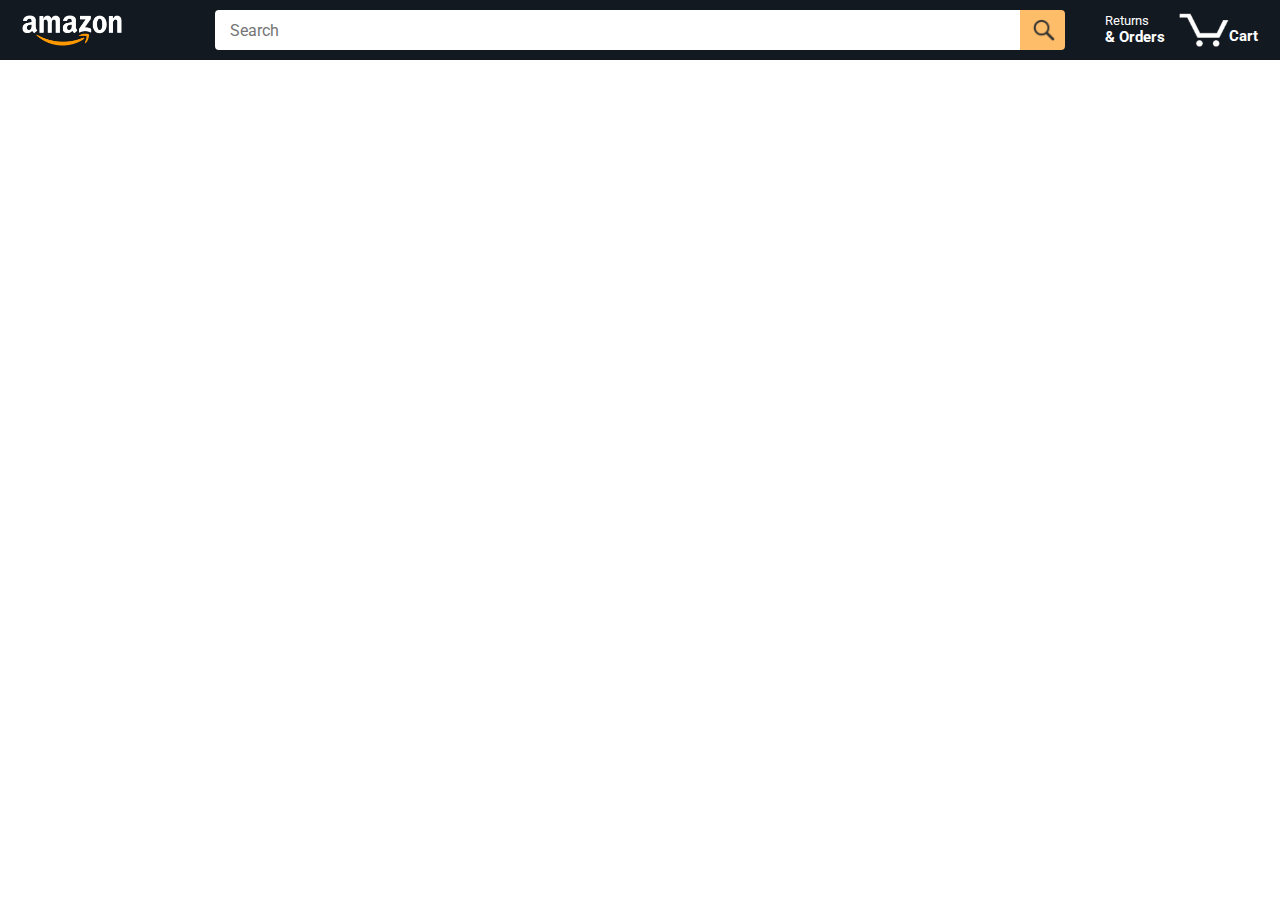
<file: index.html>
<!DOCTYPE html>
<html>
  <head>
    <title>Amazon Project</title>

    <!-- This code is needed for responsive design to work.
      (Responsive design = make the website look good on
      smaller screen sizes like a phone or a tablet). -->
    <meta name="viewport" content="width=device-width, initial-scale=1">

    <!-- Load a font called Roboto from Google Fonts. -->
    <link rel="preconnect" href="https://fonts.googleapis.com">
    <link rel="preconnect" href="https://fonts.gstatic.com" crossorigin>
    <link href="https://fonts.googleapis.com/css2?family=Roboto:wght@400;500;700&display=swap" rel="stylesheet">

    <!-- Here are the CSS files for this page. -->
    <link rel="stylesheet" href="styles/shared/general.css">
    <link rel="stylesheet" href="styles/shared/amazon-header.css">
    <link rel="stylesheet" href="styles/pages/amazon.css">
  </head>
  <body>
    <div class="amazon-header">
      <div class="amazon-header-left-section">
        <a href="index.html" class="header-link">
          <img class="amazon-logo"
            src="images/amazon-logo-white.png">
          <img class="amazon-mobile-logo"
            src="images/amazon-mobile-logo-white.png">
        </a>
      </div>

      <div class="amazon-header-middle-section">
        <input class="js-search-bar search-bar" type="text" placeholder="Search">

        <button class="js-search-button search-button">
          <img class="search-icon" src="images/icons/search-icon.png">
        </button>
      </div>

      <div class="amazon-header-right-section">
        <a class="orders-link header-link" href="orders.html">
          <span class="returns-text">Returns</span>
          <span class="orders-text">& Orders</span>
        </a>

        <a class="cart-link header-link" href="checkout.html">
          <img class="cart-icon" src="images/icons/cart-icon.png">
          <div class="js-cart-quantity cart-quantity"></div>
          <div class="cart-text">Cart</div>
        </a>
      </div>
    </div>
    
    <div class="main">
      <div class="js-products-grid products-grid"></div>
    </div>
    
    <!-- type="module" allows this file to get variables from other files -->
    <script type="module" src="scripts/amazon.js"></script>
  </body>
</html>
</file>
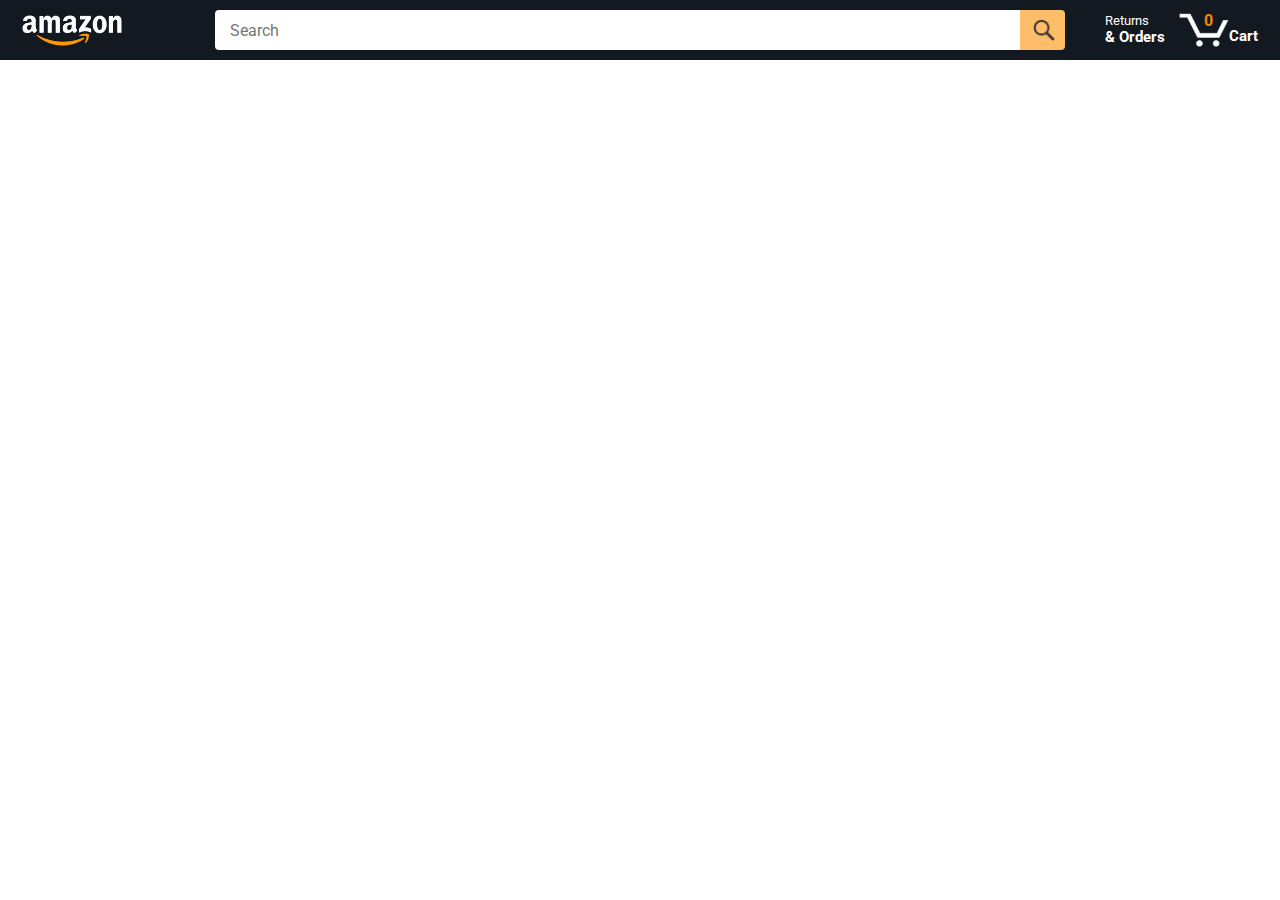
<file: amazon.html>
<!DOCTYPE html>
<html>
  <head>
    <title>Amazon Project</title>

    <!-- This code is needed for responsive design to work.
      (Responsive design = make the website look good on
      smaller screen sizes like a phone or a tablet). -->
    <meta name="viewport" content="width=device-width, initial-scale=1">

    <!-- Load a font called Roboto from Google Fonts. -->
    <link rel="preconnect" href="https://fonts.googleapis.com">
    <link rel="preconnect" href="https://fonts.gstatic.com" crossorigin>
    <link href="https://fonts.googleapis.com/css2?family=Roboto:wght@400;500;700&display=swap" rel="stylesheet">

    <!-- Here are the CSS files for this page. -->
    <link rel="stylesheet" href="styles/shared/general.css">
    <link rel="stylesheet" href="styles/shared/amazon-header.css">
    <link rel="stylesheet" href="styles/pages/amazon.css">
  </head>
  <body>
    <div class="amazon-header">
      <div class="amazon-header-left-section">
        <a href="amazon.html" class="header-link">
          <img class="amazon-logo"
            src="images/amazon-logo-white.png">
          <img class="amazon-mobile-logo"
            src="images/amazon-mobile-logo-white.png">
        </a>
      </div>

      <div class="amazon-header-middle-section">
        <input class="search-bar" type="text" placeholder="Search">

        <button class="search-button">
          <img class="search-icon" src="images/icons/search-icon.png">
        </button>
      </div>

      <div class="amazon-header-right-section">
        <a class="orders-link header-link" href="orders.html">
          <span class="returns-text">Returns</span>
          <span class="orders-text">& Orders</span>
        </a>

        <a class="cart-link header-link" href="checkout.html">
          <img class="cart-icon" src="images/icons/cart-icon.png">
          <div class="js-cart-quantity cart-quantity">0</div>
          <div class="cart-text">Cart</div>
        </a>
      </div>
    </div>
    
    <div class="main">
      <div class="js-products-grid products-grid"></div>
    </div>
    
    <!-- type="module" allows this file to get variables from other files -->
    <script type="module" src="scripts/amazon.js"></script>
  </body>
</html>
</file>
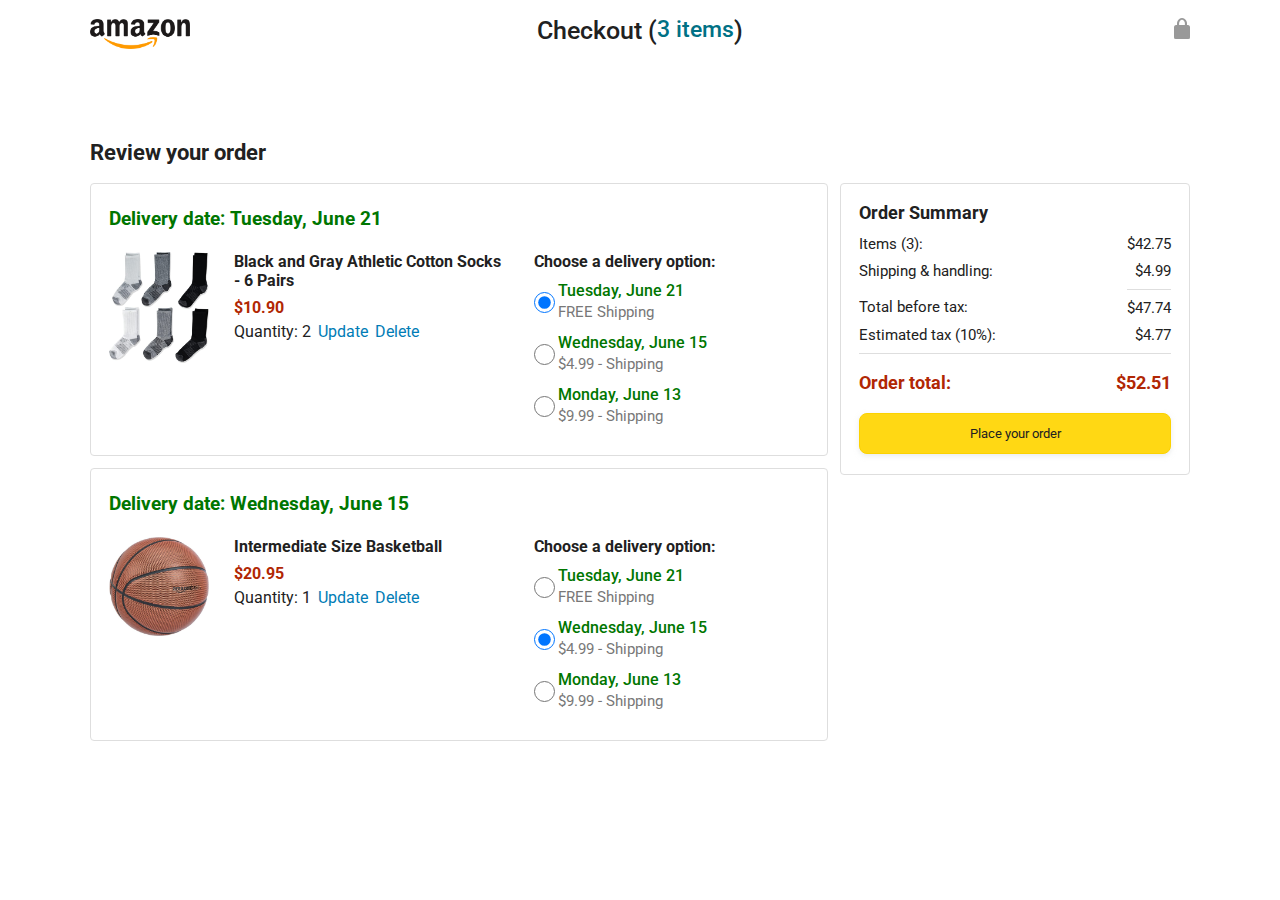
<file: checkout.html>
<!DOCTYPE html>
<html>
  <head>
    <title>Checkout</title>

    <!-- This code is needed for responsive design to work.
      (Responsive design = make the website look good on
      smaller screen sizes like a phone or a tablet). -->
    <meta name="viewport" content="width=device-width, initial-scale=1">

    <!-- Load a font called Roboto from Google Fonts. -->
    <link rel="preconnect" href="https://fonts.googleapis.com">
    <link rel="preconnect" href="https://fonts.gstatic.com" crossorigin>
    <link href="https://fonts.googleapis.com/css2?family=Roboto:wght@400;500;700&display=swap" rel="stylesheet">

    <!-- Here are the CSS files for this page. -->
    <link rel="stylesheet" href="styles/shared/general.css">
    <link rel="stylesheet" href="styles/pages/checkout/checkout-header.css">
    <link rel="stylesheet" href="styles/pages/checkout/checkout.css">
  </head>
  <body>
    <div class="checkout-header">
      <div class="header-content">
        <div class="checkout-header-left-section">
          <a href="amazon.html">
            <img class="amazon-logo" src="images/amazon-logo.png">
            <img class="amazon-mobile-logo" src="images/amazon-mobile-logo.png">
          </a>
        </div>

        <div class="checkout-header-middle-section">
          Checkout (<a class="return-to-home-link"
            href="amazon.html">3 items</a>)
        </div>

        <div class="checkout-header-right-section">
          <img src="images/icons/checkout-lock-icon.png">
        </div>
      </div>
    </div>

    <div class="main">
      <div class="page-title">Review your order</div>

      <div class="checkout-grid">
        <div class="order-summary">
          <div class="cart-item-container">
            <div class="delivery-date">
              Delivery date: Tuesday, June 21
            </div>

            <div class="cart-item-details-grid">
              <img class="product-image"
                src="images/products/athletic-cotton-socks-6-pairs.jpg">

              <div class="cart-item-details">
                <div class="product-name">
                  Black and Gray Athletic Cotton Socks - 6 Pairs
                </div>
                <div class="product-price">
                  $10.90
                </div>
                <div class="product-quantity">
                  <span>
                    Quantity: <span class="quantity-label">2</span>
                  </span>
                  <span class="update-quantity-link link-primary">
                    Update
                  </span>
                  <span class="delete-quantity-link link-primary">
                    Delete
                  </span>
                </div>
              </div>

              <div class="delivery-options">
                <div class="delivery-options-title">
                  Choose a delivery option:
                </div>
                <div class="delivery-option">
                  <input type="radio" checked
                    class="delivery-option-input"
                    name="delivery-option-1">
                  <div>
                    <div class="delivery-option-date">
                      Tuesday, June 21
                    </div>
                    <div class="delivery-option-price">
                      FREE Shipping
                    </div>
                  </div>
                </div>
                <div class="delivery-option">
                  <input type="radio"
                    class="delivery-option-input"
                    name="delivery-option-1">
                  <div>
                    <div class="delivery-option-date">
                      Wednesday, June 15
                    </div>
                    <div class="delivery-option-price">
                      $4.99 - Shipping
                    </div>
                  </div>
                </div>
                <div class="delivery-option">
                  <input type="radio"
                    class="delivery-option-input"
                    name="delivery-option-1">
                  <div>
                    <div class="delivery-option-date">
                      Monday, June 13
                    </div>
                    <div class="delivery-option-price">
                      $9.99 - Shipping
                    </div>
                  </div>
                </div>
              </div>
            </div>
          </div>

          <div class="cart-item-container">
            <div class="delivery-date">
              Delivery date: Wednesday, June 15
            </div>

            <div class="cart-item-details-grid">
              <img class="product-image"
                src="images/products/intermediate-composite-basketball.jpg">

              <div class="cart-item-details">
                <div class="product-name">
                  Intermediate Size Basketball
                </div>
                <div class="product-price">
                  $20.95
                </div>
                <div class="product-quantity">
                  <span>
                    Quantity: <span class="quantity-label">1</span>
                  </span>
                  <span class="update-quantity-link link-primary">
                    Update
                  </span>
                  <span class="delete-quantity-link link-primary">
                    Delete
                  </span>
                </div>
              </div>

              <div class="delivery-options">
                <div class="delivery-options-title">
                  Choose a delivery option:
                </div>

                <div class="delivery-option">
                  <input type="radio" class="delivery-option-input"
                    name="delivery-option-2">
                  <div>
                    <div class="delivery-option-date">
                      Tuesday, June 21
                    </div>
                    <div class="delivery-option-price">
                      FREE Shipping
                    </div>
                  </div>
                </div>
                <div class="delivery-option">
                  <input type="radio" checked class="delivery-option-input"
                    name="delivery-option-2">
                  <div>
                    <div class="delivery-option-date">
                      Wednesday, June 15
                    </div>
                    <div class="delivery-option-price">
                      $4.99 - Shipping
                    </div>
                  </div>
                </div>
                <div class="delivery-option">
                  <input type="radio" class="delivery-option-input"
                    name="delivery-option-2">
                  <div>
                    <div class="delivery-option-date">
                      Monday, June 13
                    </div>
                    <div class="delivery-option-price">
                      $9.99 - Shipping
                    </div>
                  </div>
                </div>
              </div>
            </div>
          </div>
        </div>

        <div class="payment-summary">
          <div class="payment-summary-title">
            Order Summary
          </div>

          <div class="payment-summary-row">
            <div>Items (3):</div>
            <div class="payment-summary-money">$42.75</div>
          </div>

          <div class="payment-summary-row">
            <div>Shipping &amp; handling:</div>
            <div class="payment-summary-money">$4.99</div>
          </div>

          <div class="payment-summary-row subtotal-row">
            <div>Total before tax:</div>
            <div class="payment-summary-money">$47.74</div>
          </div>

          <div class="payment-summary-row">
            <div>Estimated tax (10%):</div>
            <div class="payment-summary-money">$4.77</div>
          </div>

          <div class="payment-summary-row total-row">
            <div>Order total:</div>
            <div class="payment-summary-money">$52.51</div>
          </div>

          <button class="place-order-button button-primary">
            Place your order
          </button>
        </div>
      </div>
    </div>
  </body>
</html>
</file>
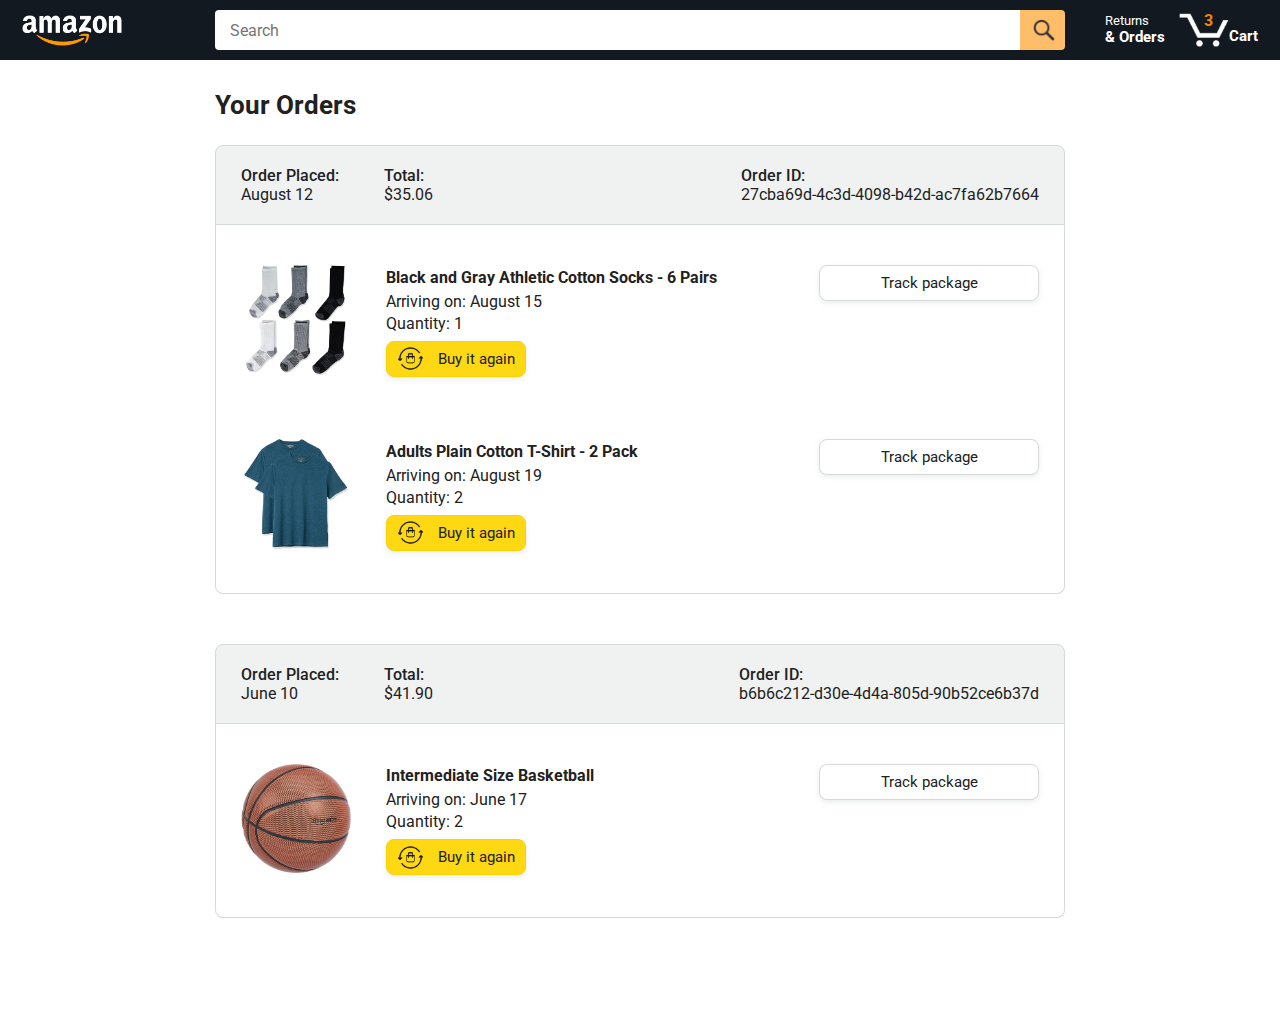
<file: orders.html>
<!DOCTYPE html>
<html>
  <head>
    <title>Orders</title>

    <!-- This code is needed for responsive design to work.
      (Responsive design = make the website look good on
      smaller screen sizes like a phone or a tablet). -->
    <meta name="viewport" content="width=device-width, initial-scale=1">

    <!-- Load a font called Roboto from Google Fonts. -->
    <link rel="preconnect" href="https://fonts.googleapis.com">
    <link rel="preconnect" href="https://fonts.gstatic.com" crossorigin>
    <link href="https://fonts.googleapis.com/css2?family=Roboto:wght@400;500;700&display=swap" rel="stylesheet">

    <!-- Here are the CSS files for this page. -->
    <link rel="stylesheet" href="styles/shared/general.css">
    <link rel="stylesheet" href="styles/shared/amazon-header.css">
    <link rel="stylesheet" href="styles/pages/orders.css">
  </head>
  <body>
    <div class="amazon-header">
      <div class="amazon-header-left-section">
        <a href="amazon.html" class="header-link">
          <img class="amazon-logo"
            src="images/amazon-logo-white.png">
          <img class="amazon-mobile-logo"
            src="images/amazon-mobile-logo-white.png">
        </a>
      </div>

      <div class="amazon-header-middle-section">
        <input class="search-bar" type="text" placeholder="Search">

        <button class="search-button">
          <img class="search-icon" src="images/icons/search-icon.png">
        </button>
      </div>

      <div class="amazon-header-right-section">
        <a class="orders-link header-link" href="orders.html">
          <span class="returns-text">Returns</span>
          <span class="orders-text">& Orders</span>
        </a>

        <a class="cart-link header-link" href="checkout.html">
          <img class="cart-icon" src="images/icons/cart-icon.png">
          <div class="cart-quantity">3</div>
          <div class="cart-text">Cart</div>
        </a>
      </div>
    </div>

    <div class="main">
      <div class="page-title">Your Orders</div>

      <div class="orders-grid">
        <div class="order-container">
          
          <div class="order-header">
            <div class="order-header-left-section">
              <div class="order-date">
                <div class="order-header-label">Order Placed:</div>
                <div>August 12</div>
              </div>
              <div class="order-total">
                <div class="order-header-label">Total:</div>
                <div>$35.06</div>
              </div>
            </div>

            <div class="order-header-right-section">
              <div class="order-header-label">Order ID:</div>
              <div>27cba69d-4c3d-4098-b42d-ac7fa62b7664</div>
            </div>
          </div>

          <div class="order-details-grid">
            <div class="product-image-container">
              <img src="images/products/athletic-cotton-socks-6-pairs.jpg">
            </div>

            <div class="product-details">
              <div class="product-name">
                Black and Gray Athletic Cotton Socks - 6 Pairs
              </div>
              <div class="product-delivery-date">
                Arriving on: August 15
              </div>
              <div class="product-quantity">
                Quantity: 1
              </div>
              <button class="buy-again-button button-primary">
                <img class="buy-again-icon" src="images/icons/buy-again.png">
                <span class="buy-again-message">Buy it again</span>
              </button>
            </div>

            <div class="product-actions">
              <a href="tracking.html">
                <button class="track-package-button button-secondary">
                  Track package
                </button>
              </a>
            </div>

            <div class="product-image-container">
              <img src="images/products/adults-plain-cotton-tshirt-2-pack-teal.jpg">
            </div>

            <div class="product-details">
              <div class="product-name">
                Adults Plain Cotton T-Shirt - 2 Pack
              </div>
              <div class="product-delivery-date">
                Arriving on: August 19
              </div>
              <div class="product-quantity">
                Quantity: 2
              </div>
              <button class="buy-again-button button-primary">
                <img class="buy-again-icon" src="images/icons/buy-again.png">
                <span class="buy-again-message">Buy it again</span>
              </button>
            </div>

            <div class="product-actions">
              <a href="tracking.html">
                <button class="track-package-button button-secondary">
                  Track package
                </button>
              </a>
            </div>
          </div>
        </div>

        <div class="order-container">

          <div class="order-header">
            <div class="order-header-left-section">
              <div class="order-date">
                <div class="order-header-label">Order Placed:</div>
                <div>June 10</div>
              </div>
              <div class="order-total">
                <div class="order-header-label">Total:</div>
                <div>$41.90</div>
              </div>
            </div>

            <div class="order-header-right-section">
              <div class="order-header-label">Order ID:</div>
              <div>b6b6c212-d30e-4d4a-805d-90b52ce6b37d</div>
            </div>
          </div>

          <div class="order-details-grid">
            <div class="product-image-container">
              <img src="images/products/intermediate-composite-basketball.jpg">
            </div>

            <div class="product-details">
              <div class="product-name">
                Intermediate Size Basketball
              </div>
              <div class="product-delivery-date">
                Arriving on: June 17
              </div>
              <div class="product-quantity">
                Quantity: 2
              </div>
              <button class="buy-again-button button-primary">
                <img class="buy-again-icon" src="images/icons/buy-again.png">
                <span class="buy-again-message">Buy it again</span>
              </button>
            </div>

            <div class="product-actions">
              <a href="tracking.html?orderId=123&productId=456">
                <button class="track-package-button button-secondary">
                  Track package
                </button>
              </a>
            </div>
          </div>
        </div>
      </div>
    </div>
  </body>
</html>
</file>
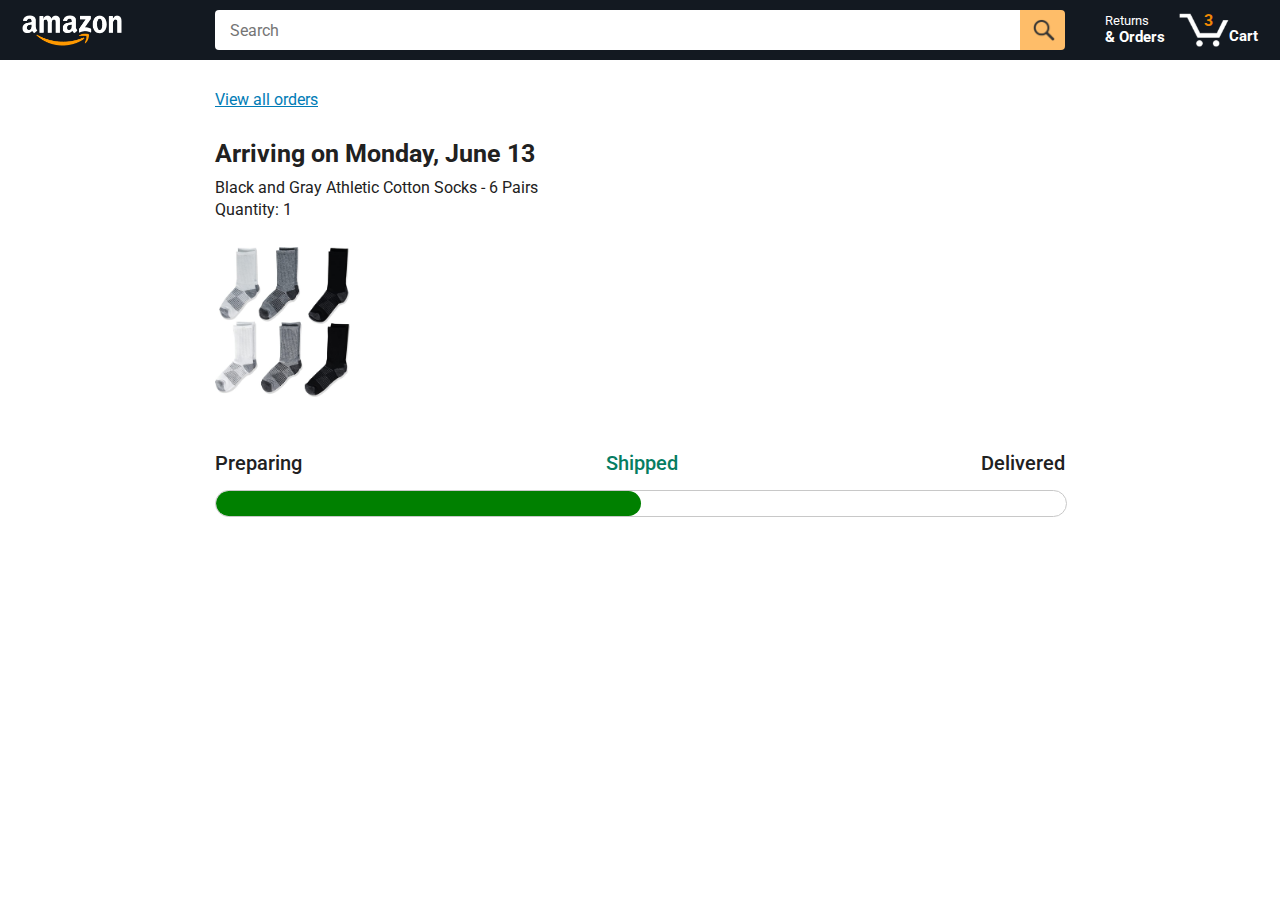
<file: tracking.html>
<!DOCTYPE html>
<html>
  <head>
    <title>Tracking</title>

    <!-- This code is needed for responsive design to work.
      (Responsive design = make the website look good on
      smaller screen sizes like a phone or a tablet). -->
    <meta name="viewport" content="width=device-width, initial-scale=1">

    <!-- Load a font called Roboto from Google Fonts. -->
    <link rel="preconnect" href="https://fonts.googleapis.com">
    <link rel="preconnect" href="https://fonts.gstatic.com" crossorigin>
    <link href="https://fonts.googleapis.com/css2?family=Roboto:wght@400;500;700&display=swap" rel="stylesheet">

    <!-- Here are the CSS files for this page. -->
    <link rel="stylesheet" href="styles/shared/general.css">
    <link rel="stylesheet" href="styles/shared/amazon-header.css">
    <link rel="stylesheet" href="styles/pages/tracking.css">
  </head>
  <body>
    <div class="amazon-header">
      <div class="amazon-header-left-section">
        <a href="amazon.html" class="header-link">
          <img class="amazon-logo"
            src="images/amazon-logo-white.png">
          <img class="amazon-mobile-logo"
            src="images/amazon-mobile-logo-white.png">
        </a>
      </div>

      <div class="amazon-header-middle-section">
        <input class="search-bar" type="text" placeholder="Search">

        <button class="search-button">
          <img class="search-icon" src="images/icons/search-icon.png">
        </button>
      </div>

      <div class="amazon-header-right-section">
        <a class="orders-link header-link" href="orders.html">
          <span class="returns-text">Returns</span>
          <span class="orders-text">& Orders</span>
        </a>

        <a class="cart-link header-link" href="checkout.html">
          <img class="cart-icon" src="images/icons/cart-icon.png">
          <div class="cart-quantity">3</div>
          <div class="cart-text">Cart</div>
        </a>
      </div>
    </div>

    <div class="main">
      <div class="order-tracking">
        <a class="back-to-orders-link link-primary" href="orders.html">
          View all orders
        </a>

        <div class="delivery-date">
          Arriving on Monday, June 13
        </div>

        <div class="product-info">
          Black and Gray Athletic Cotton Socks - 6 Pairs
        </div>

        <div class="product-info">
          Quantity: 1
        </div>

        <img class="product-image" src="images/products/athletic-cotton-socks-6-pairs.jpg">

        <div class="progress-labels-container">
          <div class="progress-label">
            Preparing
          </div>
          <div class="progress-label current-status">
            Shipped
          </div>
          <div class="progress-label">
            Delivered
          </div>
        </div>

        <div class="progress-bar-container">
          <div class="progress-bar"></div>
        </div>
      </div>
    </div>
  </body>
</html>
</file>
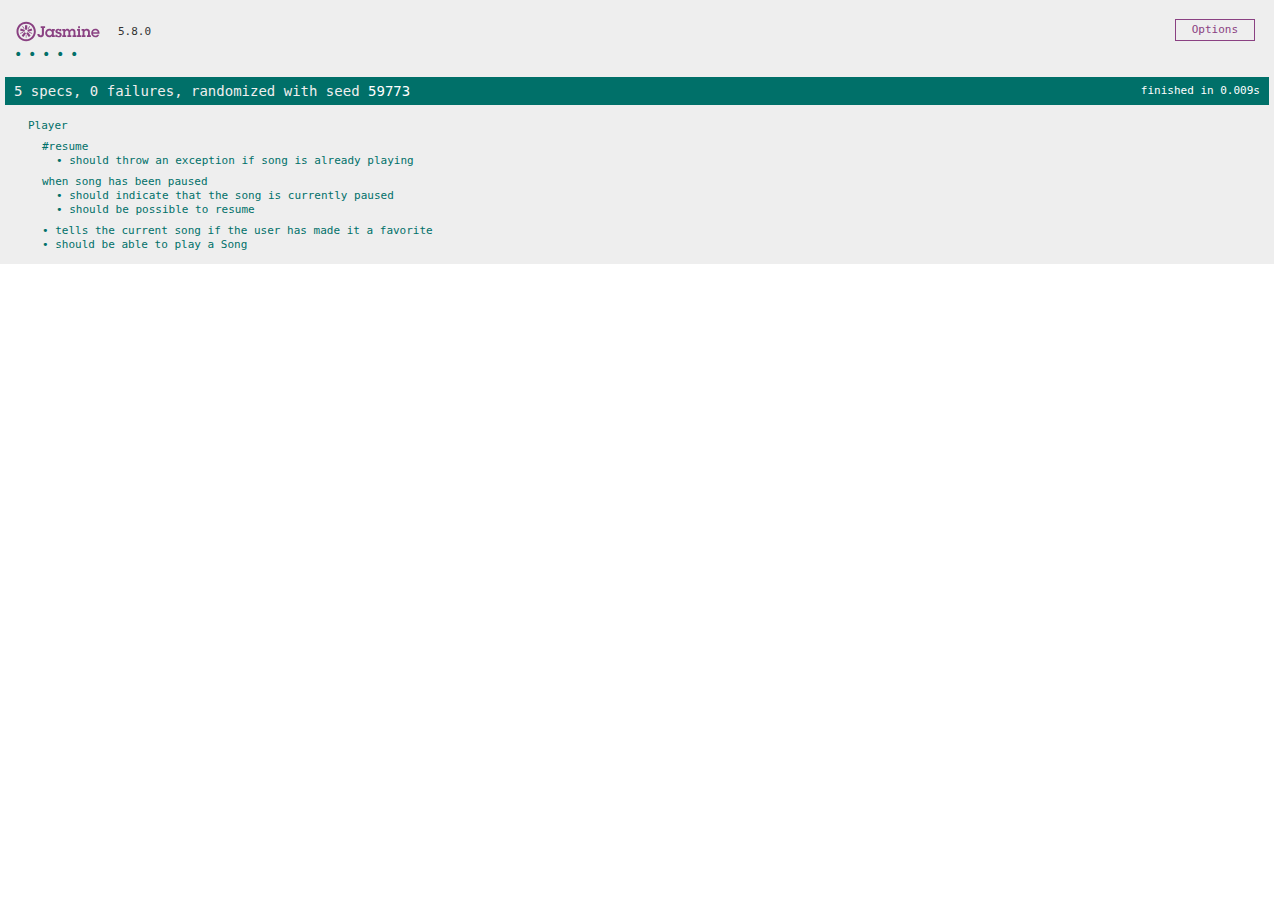
<file: tests-jasmine/SpecRunner.html>
<!DOCTYPE html>
<html>
<head>
  <meta charset="utf-8">
  <title>Jasmine Spec Runner v5.8.0</title>

  <link rel="shortcut icon" type="image/png" href="lib/jasmine-5.8.0/jasmine_favicon.png">
  <link rel="stylesheet" href="lib/jasmine-5.8.0/jasmine.css">

  <script src="lib/jasmine-5.8.0/jasmine.js"></script>
  <script src="lib/jasmine-5.8.0/jasmine-html.js"></script>
  <script src="lib/jasmine-5.8.0/boot0.js"></script>
  <!-- optional: include a file here that configures the Jasmine env -->
  <script src="lib/jasmine-5.8.0/boot1.js"></script>

  <!-- include source files here... -->
  <script src="src/Player.js"></script>
  <script src="src/Song.js"></script>

  <!-- include spec files here... -->
  <script src="spec/SpecHelper.js"></script>
  <script src="spec/PlayerSpec.js"></script>

</head>

<body>
</body>
</html>
</file>
<file: styles/shared/general.css>
body {
  font-family: Roboto, Arial;
  color: rgb(33, 33, 33);
  /* The <body> element has a default margin of 8px
     on all sides. This removes the default margins. */
  margin: 0;
}

/* <p> elements have a default margin on the top
   and bottom. This removes the default margins. */
p {
  margin: 0;
}

button {
  cursor: pointer;
}

select {
  cursor: pointer;
}

input, select, button {
  font-family: Roboto, Arial;
}

.button-primary {
  color: rgb(33, 33, 33);
  background-color: rgb(255, 216, 20);
  border: 1px solid rgb(252, 210, 0);
  border-radius: 8px;
  cursor: pointer;
  box-shadow: 0 2px 5px rgba(213, 217, 217, 0.5);
}

.button-primary:hover {
  background-color: rgb(247, 202, 0);
  border: 1px solid rgb(242, 194, 0);
}

.button-primary:active {
  background: rgb(255, 216, 20);
  border-color: rgb(252, 210, 0);
  box-shadow: none;
}

.button-secondary {
  color: rgb(33, 33, 33);
  background: white;
  border: 1px solid rgb(213, 217, 217);
  border-radius: 8px;
  cursor: pointer;
  box-shadow: 0 2px 5px rgba(213, 217, 217, 0.5);
}

.button-secondary:hover {
  background-color: rgb(247, 250, 250);
}

.button-secondary:active {
  background-color: rgb(237, 253, 255);
  box-shadow: none;
}

/* These styles will limit text to 2 lines. Anything
   beyond 2 lines will be replaced with "..."
   You can find this code by using an A.I. tool or by
   searching in Google.
   https://css-tricks.com/almanac/properties/l/line-clamp/ */
.limit-text-to-2-lines {
  display: -webkit-box;
  -webkit-line-clamp: 2;
  -webkit-box-orient: vertical;
  overflow: hidden;
}

.link-primary {
  color: rgb(1, 124, 182);
  cursor: pointer;
}

.link-primary:hover {
  color: rgb(196, 80, 0);
}

/* Styles for dropdown selectors. */
select {
  color: rgb(33, 33, 33);
  background-color: rgb(240, 240, 240);
  border: 1px solid rgb(213, 217, 217);
  border-radius: 8px;
  padding: 3px 5px;
  font-size: 15px;
  cursor: pointer;
  box-shadow: 0 2px 5px rgba(213, 217, 217, 0.5);
}

select:focus,
input:focus {
  outline: 2px solid rgb(255, 153, 0);
}
</file>
<file: styles/shared/amazon-header.css>
.amazon-header {
  background-color: rgb(19, 25, 33);
  color: white;
  padding-left: 15px;
  padding-right: 15px;

  display: flex;
  align-items: center;
  justify-content: space-between;

  position: fixed;
  top: 0;
  left: 0;
  right: 0;
  height: 60px;
}

.amazon-header-left-section {
  width: 180px;
}

@media (max-width: 800px) {
  .amazon-header-left-section {
    width: unset;
  }
}

.header-link {
  display: inline-block;
  padding: 6px;
  border-radius: 2px;
  cursor: pointer;
  text-decoration: none;
  border: 1px solid rgba(0, 0, 0, 0);
}

.header-link:hover {
  border: 1px solid white;
}

.amazon-logo {
  width: 100px;
  margin-top: 5px;
}

.amazon-mobile-logo {
  display: none;
}

@media (max-width: 575px) {
  .amazon-logo {
    display: none;
  }

  .amazon-mobile-logo {
    display: block;
    height: 35px;
    margin-top: 5px;
  }
}

.amazon-header-middle-section {
  flex: 1;
  max-width: 850px;
  margin-left: 10px;
  margin-right: 10px;
  display: flex;
}

.search-bar {
  flex: 1;
  width: 0;
  font-size: 16px;
  height: 38px;
  padding-left: 15px;
  border: none;
  border-top-left-radius: 4px;
  border-bottom-left-radius: 4px;
  border-top-right-radius: 0;
  border-bottom-right-radius: 0;
}

.search-button {
  background-color: rgb(254, 189, 105);
  border: none;
  width: 45px;
  height: 40px;
  border-top-right-radius: 4px;
  border-bottom-right-radius: 4px;
  flex-shrink: 0;
}

.search-icon {
  height: 22px;
  margin-left: 2px;
  margin-top: 3px;
}

.amazon-header-right-section {
  width: 180px;
  flex-shrink: 0;
  display: flex;
  justify-content: end;
}

.orders-link {
  color: white;
}

.returns-text {
  display: block;
  font-size: 13px;
}

.orders-text {
  display: block;
  font-size: 15px;
  font-weight: 700;
}

.cart-link {
  color: white;
  display: flex;
  align-items: center;
  position: relative;
}

.cart-icon {
  width: 50px;
}

.cart-text {
  margin-top: 12px;
  font-size: 15px;
  font-weight: 700;
}

.cart-quantity {
  color: rgb(240, 136, 4);
  font-size: 16px;
  font-weight: 700;

  position: absolute;
  top: 4px;
  left: 22px;
  
  width: 26px;
  text-align: center;
}
</file>
<file: styles/pages/amazon.css>
.main {
  margin-top: 60px;
}

.products-grid {
  display: grid;

  /* - In CSS Grid, 1fr means a column will take up the
       remaining space in the grid.
     - If we write 1fr 1fr ... 1fr; 8 times, this will
       divide the grid into 8 columns, each taking up an
       equal amount of the space.
     - repeat(8, 1fr); is a shortcut for repeating "1fr"
       8 times (instead of typing out "1fr" 8 times).
       repeat(...) is a special property that works with
       display: grid; */
  grid-template-columns: repeat(8, 1fr);
}

/* @media is used to create responsive design (making the
   website look good on any screen size). This @media
   means when the screen width is 2000px or less, we
   will divide the grid into 7 columns instead of 8. */
@media (max-width: 2000px) {
  .products-grid {
    grid-template-columns: repeat(7, 1fr);
  }
}

/* This @media means when the screen width is 1600px or
   less, we will divide the grid into 6 columns. */
@media (max-width: 1600px) {
  .products-grid {
    grid-template-columns: repeat(6, 1fr);
  }
}

@media (max-width: 1300px) {
  .products-grid {
    grid-template-columns: repeat(5, 1fr);
  }
}

@media (max-width: 1000px) {
  .products-grid {
    grid-template-columns: repeat(4, 1fr);
  }
}

@media (max-width: 800px) {
  .products-grid {
    grid-template-columns: repeat(3, 1fr);
  }
}

@media (max-width: 575px) {
  .products-grid {
    grid-template-columns: repeat(2, 1fr);
  }
}

@media (max-width: 450px) {
  .products-grid {
    grid-template-columns: 1fr;
  }
}

.product-container {
  padding-top: 40px;
  padding-bottom: 25px;
  padding-left: 25px;
  padding-right: 25px;

  border-right: 1px solid rgb(231, 231, 231);
  border-bottom: 1px solid rgb(231, 231, 231);

  display: flex;
  flex-direction: column;
}

.product-image-container {
  display: flex;
  justify-content: center;
  align-items: center;

  height: 180px;
  margin-bottom: 20px;
}

.product-image {
  /* Images will overflow their container by default. To
    prevent this, we set max-width and max-height to 100%
    so they stay inside their container. */
  max-width: 100%;
  max-height: 100%;
}

.product-name {
  height: 40px;
  margin-bottom: 5px;
}

.product-rating-container {
  display: flex;
  align-items: center;
  margin-bottom: 10px;
}

.product-rating-stars {
  width: 100px;
  margin-right: 6px;
}

.product-rating-count {
  color: rgb(1, 124, 182);
  cursor: pointer;
  margin-top: 3px;
}

.product-price {
  font-weight: 700;
  margin-bottom: 10px;
}

.product-quantity-container {
  margin-bottom: 17px;
}

.product-spacer {
  flex: 1;
}

.added-to-cart {
  color: rgb(6, 125, 98);
  font-size: 16px;

  display: flex;
  align-items: center;
  margin-bottom: 8px;

  /* At first, the "Added to cart" message will
     be invisible. Use JavaScript to change the
     opacity and make it visible. */
  opacity: 0;
}

.added-to-cart img {
  height: 20px;
  margin-right: 5px;
}

.add-to-cart-button {
  width: 100%;
  padding: 8px;
  border-radius: 50px;
}
</file>
<file: styles/pages/checkout/checkout-header.css>
.checkout-header {
  height: 60px;
  padding-left: 30px;
  padding-right: 30px;
  background-color: white;

  display: flex;
  justify-content: center;

  position: fixed;
  top: 0;
  left: 0;
  right: 0;
  z-index: 1000;
}

.header-content {
  width: 100%;
  max-width: 1100px;

  display: flex;
  align-items: center;
}

.checkout-header-left-section {
  width: 150px;
}

.amazon-logo {
  width: 100px;
  margin-top: 12px;
}

.amazon-mobile-logo {
  display: none;
}

/* @media is used to create responsive design (making the
   website look good on any screen size). This @media
   means when the screen width is 575px or less, different
   styles (inside the {...}) will be applied. */
@media (max-width: 575px) {
  .checkout-header-left-section {
    width: auto;
  }

  .amazon-logo {
    display: none;
  }

  .amazon-mobile-logo {
    display: inline-block;
    height: 35px;
    margin-top: 5px;
  }
}

.checkout-header-middle-section {
  flex: 1;
  flex-shrink: 0;
  text-align: center;

  font-size: 25px;
  font-weight: 500;

  display: flex;
  justify-content: center;
}

.return-to-home-link {
  color: rgb(0, 113, 133);
  font-size: 23px;
  text-decoration: none;
  cursor: pointer;
}

@media (max-width: 1000px) {
  .checkout-header-middle-section {
    font-size: 20px;
    margin-right: 60px;
  }

  .return-to-home-link {
    font-size: 18px;
  }
}

@media (max-width: 575px) {
  .checkout-header-middle-section {
    margin-right: 5px;
  }
}

.checkout-header-right-section {
  text-align: right;
  width: 150px;
}

@media (max-width: 1000px) {
  .checkout-header-right-section {
    width: auto;
  }
}
</file>
<file: styles/pages/checkout/checkout.css>
.main {
  max-width: 1100px;
  padding-left: 30px;
  padding-right: 30px;

  margin-top: 140px;
  margin-bottom: 100px;

  /* margin-left: auto;
     margin-right auto;
     Is a trick for centering an element horizontally
     without needing a container. */
  margin-left: auto;
  margin-right: auto;
}

.page-title {
  font-weight: 700;
  font-size: 22px;
  margin-bottom: 18px;
}

.checkout-grid {
  display: grid;
  /* Here, 1fr means the first column will take
     up the remaining space in the grid. */
  grid-template-columns: 1fr 350px;
  column-gap: 12px;

  /* Use align-items: start; to prevent the elements
     in the grid from stretching vertically. */
  align-items: start;
}

@media (max-width: 1000px) {
  .main {
    max-width: 500px;
  }

  .checkout-grid {
    grid-template-columns: 1fr;
  }
}

.cart-item-container,
.payment-summary {
  border: 1px solid rgb(222, 222, 222);
  border-radius: 4px;
  padding: 18px;
}

.cart-item-container {
  margin-bottom: 12px;
}

.payment-summary {
  padding-bottom: 5px;
}

@media (max-width: 1000px) {
  .payment-summary {
    /* grid-row: 1 means this element will be placed into row
      1 in the grid. (Normally, the row that an element is
      placed in is determined by the order of the elements in
      the HTML. grid-row overrides this default ordering). */
    grid-row: 1;
    margin-bottom: 12px;
  }
}

.delivery-date {
  color: rgb(0, 118, 0);
  font-weight: 700;
  font-size: 19px;
  margin-top: 5px;
  margin-bottom: 22px;
}

.cart-item-details-grid {
  display: grid;
  /* 100px 1fr 1fr; means the 2nd and 3rd column will
     take up half the remaining space in the grid
     (they will divide up the remaining space evenly). */
  grid-template-columns: 100px 1fr 1fr;
  column-gap: 25px;
}

@media (max-width: 1000px) {
  .cart-item-details-grid {
    grid-template-columns: 100px 1fr;
    row-gap: 30px;
  }
}

.product-image {
  max-width: 100%;
  max-height: 120px;

  /* margin-left: auto;
     margin-right auto;
     Is a trick for centering an element horizontally
     without needing a container. */
  margin-left: auto;
  margin-right: auto;
}

.product-name {
  font-weight: 700;
  margin-bottom: 8px;
}

.product-price {
  color: rgb(177, 39, 4);
  font-weight: 700;
  margin-bottom: 5px;
}

.product-quantity .link-primary {
  margin-left: 3px;
}

@media (max-width: 1000px) {
  .delivery-options {
    /* grid-column: 1 means this element will be placed
       in column 1 in the grid. (Normally, the column that
       an element is placed in is determined by the order
       of the elements in the HTML. grid-column overrides
       this default ordering).
       
       / span 2 means this element will take up 2 columns
       in the grid (Normally, each element takes up 1
       column in the grid). */
    grid-column: 1 / span 2;
  }
}

.delivery-options-title {
  font-weight: 700;
  margin-bottom: 10px;
}

.delivery-option {
  display: grid;
  grid-template-columns: 24px 1fr;
  margin-bottom: 12px;
  cursor: pointer;
}

.delivery-option-input {
  margin-left: 0px;
  cursor: pointer;
}

.delivery-option-date {
  color: rgb(0, 118, 0);
  font-weight: 500;
  margin-bottom: 3px;
}

.delivery-option-price {
  color: rgb(120, 120, 120);
  font-size: 15px;
}

.payment-summary-title {
  font-weight: 700;
  font-size: 18px;
  margin-bottom: 12px;
}

.payment-summary-row {
  display: grid;
  /* 1fr auto; means the width of the 2nd column will be
     determined by the elements inside the column (auto).
     The 1st column will take up the remaining space. */
  grid-template-columns: 1fr auto;

  font-size: 15px;
  margin-bottom: 9px;
}

.payment-summary-money {
  text-align: right;
}

.subtotal-row .payment-summary-money {
  border-top: 1px solid rgb(222, 222, 222);
}

.subtotal-row div {
  padding-top: 9px;
}

.total-row {
  color: rgb(177, 39, 4);
  font-weight: 700;
  font-size: 18px;

  border-top: 1px solid rgb(222, 222, 222);
  padding-top: 18px;
}

.place-order-button {
  width: 100%;
  padding-top: 12px;
  padding-bottom: 12px;
  border-radius: 8px;

  margin-top: 11px;
  margin-bottom: 15px;
}
</file>
<file: styles/pages/orders.css>
.main {
  max-width: 850px;
  margin-top: 90px;
  margin-bottom: 100px;
  padding-left: 20px;
  padding-right: 20px;

  /* margin-left: auto;
     margin-right auto;
     Is a trick for centering an element horizontally
     without needing a container. */
  margin-left: auto;
  margin-right: auto;
}

.page-title {
  font-weight: 700;
  font-size: 26px;
  margin-bottom: 25px;
}

.orders-grid {
  display: grid;
  grid-template-columns: 1fr;
  row-gap: 50px;
}

.order-header {
  background-color: rgb(240, 242, 242);
  border: 1px solid rgb(213, 217, 217);

  display: flex;
  align-items: center;
  justify-content: space-between;

  padding: 20px 25px;
  border-top-left-radius: 8px;
  border-top-right-radius: 8px;
}

.order-header-left-section {
  display: flex;
  flex-shrink: 0;
}

.order-header-label {
  font-weight: 500;
}

.order-date,
.order-total {
  margin-right: 45px;
}

.order-header-right-section {
  flex-shrink: 1;
}

@media (max-width: 575px) {
  .order-header {
    flex-direction: column;
    align-items: start;
    line-height: 23px;
    padding: 15px;
  }

  .order-header-left-section {
    flex-direction: column;
  }

  .order-header-label {
    margin-right: 5px;
  }

  .order-date,
  .order-total {
    display: grid;
    grid-template-columns: auto 1fr;
    margin-right: 0;
  }

  .order-header-right-section {
    display: grid;
    grid-template-columns: auto 1fr;
  }
}

.order-details-grid {
  padding: 40px 25px;
  border: 1px solid rgb(213, 217, 217);
  border-top: none;
  border-bottom-left-radius: 8px;
  border-bottom-right-radius: 8px;

  display: grid;
  grid-template-columns: 110px 1fr 220px;
  column-gap: 35px;
  row-gap: 60px;
  align-items: center;
}

@media (max-width: 800px) {
  .order-details-grid {
    grid-template-columns: 110px 1fr;
    row-gap: 0;
    padding-bottom: 8px;
  }
}

@media (max-width: 450px) {
  .order-details-grid {
    grid-template-columns: 1fr;
  }
}

.product-image-container {
  text-align: center;
}

.product-image-container img {
  max-width: 110px;
  max-height: 110px;
}

.product-name {
  font-weight: 700;
  margin-bottom: 5px;
}

.product-delivery-date {
  margin-bottom: 3px;
}

.product-quantity {
  margin-bottom: 8px;
}

.buy-again-button {
  font-size: 15px;
  width: 140px;
  height: 36px;
  border-radius: 8px;

  display: flex;
  align-items: center;
  justify-content: center;
}

.buy-again-icon {
  width: 25px;
  margin-right: 15px;
}

.product-actions {
  align-self: start;
}

.track-package-button {
  width: 100%;
  font-size: 15px;
  padding: 8px;
}

@media (max-width: 800px) {
  .buy-again-button {
    margin-bottom: 10px;
  }

  .product-actions {
    /* grid-column: 2 means this element will be placed
       in column 2 in the grid. (Normally, the column that
       an element is placed in is determined by the order
       of the elements in the HTML. grid-column overrides
       this default ordering). */
    grid-column: 2;
    margin-bottom: 30px;
  }

  .track-package-button {
    width: 140px;
  }
}

@media (max-width: 450px) {
  .product-image-container {
    text-align: center;
    margin-bottom: 25px;
  }

  .product-image-container img {
    max-width: 150px;
    max-height: 150px;
  }

  .product-name {
    margin-bottom: 10px;
  }

  .product-quantity {
    margin-bottom: 15px;
  }

  .buy-again-button {
    width: 100%;
    margin-bottom: 15px;
  }

  .product-actions {
    /* grid-column: auto; undos grid-column: 2; from above.
       This element will now be placed in its normal column
       in the grid. */
    grid-column: auto;
    margin-bottom: 70px;
  }

  .track-package-button {
    width: 100%;
    padding: 12px;
  }
}
</file>
<file: styles/pages/tracking.css>
.main {
  max-width: 850px;
  margin-top: 90px;
  margin-bottom: 100px;
  padding-left: 30px;
  padding-right: 30px;

  /* margin-left: auto;
     margin-right auto;
     Is a trick for centering an element horizontally
     without needing a container. */
  margin-left: auto;
  margin-right: auto;
}

.back-to-orders-link {
  display: inline-block;
  margin-bottom: 30px;
}

.delivery-date {
  font-size: 25px;
  font-weight: 700;
  margin-bottom: 10px;
}

.product-info {
  margin-bottom: 3px;
}

.product-image {
  max-width: 150px;
  max-height: 150px;
  margin-top: 25px;
  margin-bottom: 50px;
}

.progress-labels-container {
  display: flex;
  justify-content: space-between;
  font-size: 20px;
  font-weight: 500;
  margin-bottom: 15px;
}

.current-status {
  color: rgb(6, 125, 98);
}

@media (max-width: 575px) {
  .progress-labels-container {
    font-size: 16px;
  }
}

@media (max-width: 450px) {
  .progress-labels-container {
    flex-direction: column;
    margin-bottom: 5px;
  }

  .progress-label {
    margin-bottom: 3px;
  }
}

.progress-bar-container {
  height: 25px;
  width: 100%;

  border: 1px solid rgb(200, 200, 200);
  border-radius: 50px;
  overflow: hidden;
}

.progress-bar {
  height: 100%;
  background-color: green;
  border-radius: 50px;
  width: 50%;
}
</file>
<file: tests-jasmine/lib/jasmine-5.8.0/jasmine.css>
@charset "UTF-8";
body {
  overflow-y: scroll;
}

.jasmine_html-reporter {
  width: 100%;
  background-color: #eee;
  padding: 5px;
  margin: -8px;
  font-size: 11px;
  font-family: Monaco, "Lucida Console", monospace;
  line-height: 14px;
  color: #333;
}
.jasmine_html-reporter a {
  text-decoration: none;
}
.jasmine_html-reporter a:hover {
  text-decoration: underline;
}
.jasmine_html-reporter p, .jasmine_html-reporter h1, .jasmine_html-reporter h2, .jasmine_html-reporter h3, .jasmine_html-reporter h4, .jasmine_html-reporter h5, .jasmine_html-reporter h6 {
  margin: 0;
  line-height: 14px;
}
.jasmine_html-reporter .jasmine-banner,
.jasmine_html-reporter .jasmine-symbol-summary,
.jasmine_html-reporter .jasmine-summary,
.jasmine_html-reporter .jasmine-result-message,
.jasmine_html-reporter .jasmine-spec .jasmine-description,
.jasmine_html-reporter .jasmine-spec-detail .jasmine-description,
.jasmine_html-reporter .jasmine-alert .jasmine-bar,
.jasmine_html-reporter .jasmine-stack-trace {
  padding-left: 9px;
  padding-right: 9px;
}
.jasmine_html-reporter .jasmine-banner {
  position: relative;
}
.jasmine_html-reporter .jasmine-banner .jasmine-title {
  background: url("[data-uri]") no-repeat;
  background: url("[data-uri]") no-repeat, none;
  background-size: 100%;
  display: block;
  float: left;
  width: 90px;
  height: 25px;
}
.jasmine_html-reporter .jasmine-banner .jasmine-version {
  margin-left: 14px;
  position: relative;
  top: 6px;
}
.jasmine_html-reporter #jasmine_content {
  position: fixed;
  right: 100%;
}
.jasmine_html-reporter .jasmine-banner {
  margin-top: 14px;
}
.jasmine_html-reporter .jasmine-duration {
  color: #fff;
  float: right;
  line-height: 28px;
  padding-right: 9px;
}
.jasmine_html-reporter .jasmine-symbol-summary {
  overflow: hidden;
  margin: 14px 0;
}
.jasmine_html-reporter .jasmine-symbol-summary li {
  display: inline-block;
  height: 10px;
  width: 14px;
  font-size: 16px;
}
.jasmine_html-reporter .jasmine-symbol-summary li.jasmine-passed {
  font-size: 14px;
}
.jasmine_html-reporter .jasmine-symbol-summary li.jasmine-passed:before {
  color: #007069;
  content: "•";
}
.jasmine_html-reporter .jasmine-symbol-summary li.jasmine-failed {
  line-height: 9px;
}
.jasmine_html-reporter .jasmine-symbol-summary li.jasmine-failed:before {
  color: #ca3a11;
  content: "×";
  font-weight: bold;
  margin-left: -1px;
}
.jasmine_html-reporter .jasmine-symbol-summary li.jasmine-excluded {
  font-size: 14px;
}
.jasmine_html-reporter .jasmine-symbol-summary li.jasmine-excluded:before {
  color: #bababa;
  content: "•";
}
.jasmine_html-reporter .jasmine-symbol-summary li.jasmine-excluded-no-display {
  font-size: 14px;
  display: none;
}
.jasmine_html-reporter .jasmine-symbol-summary li.jasmine-pending {
  line-height: 17px;
}
.jasmine_html-reporter .jasmine-symbol-summary li.jasmine-pending:before {
  color: #ba9d37;
  content: "*";
}
.jasmine_html-reporter .jasmine-symbol-summary li.jasmine-empty {
  font-size: 14px;
}
.jasmine_html-reporter .jasmine-symbol-summary li.jasmine-empty:before {
  color: #ba9d37;
  content: "•";
}
.jasmine_html-reporter .jasmine-run-options {
  float: right;
  margin-right: 5px;
  border: 1px solid #8a4182;
  color: #8a4182;
  position: relative;
  line-height: 20px;
}
.jasmine_html-reporter .jasmine-run-options .jasmine-trigger {
  cursor: pointer;
  padding: 8px 16px;
}
.jasmine_html-reporter .jasmine-run-options .jasmine-payload {
  position: absolute;
  display: none;
  right: -1px;
  border: 1px solid #8a4182;
  background-color: #eee;
  white-space: nowrap;
  padding: 4px 8px;
}
.jasmine_html-reporter .jasmine-run-options .jasmine-payload.jasmine-open {
  display: block;
}
.jasmine_html-reporter .jasmine-bar {
  line-height: 28px;
  font-size: 14px;
  display: block;
  color: #eee;
}
.jasmine_html-reporter .jasmine-bar.jasmine-failed, .jasmine_html-reporter .jasmine-bar.jasmine-errored {
  background-color: #ca3a11;
  border-bottom: 1px solid #eee;
}
.jasmine_html-reporter .jasmine-bar.jasmine-passed {
  background-color: #007069;
}
.jasmine_html-reporter .jasmine-bar.jasmine-incomplete {
  background-color: #bababa;
}
.jasmine_html-reporter .jasmine-bar.jasmine-skipped {
  background-color: #bababa;
}
.jasmine_html-reporter .jasmine-bar.jasmine-warning {
  margin-top: 14px;
  margin-bottom: 14px;
  background-color: #ba9d37;
  color: #333;
}
.jasmine_html-reporter .jasmine-bar.jasmine-menu {
  background-color: #fff;
  color: #000;
}
.jasmine_html-reporter .jasmine-bar.jasmine-menu a {
  color: blue;
  text-decoration: underline;
}
.jasmine_html-reporter .jasmine-bar a {
  color: white;
}
.jasmine_html-reporter.jasmine-spec-list .jasmine-bar.jasmine-menu.jasmine-failure-list,
.jasmine_html-reporter.jasmine-spec-list .jasmine-results .jasmine-failures {
  display: none;
}
.jasmine_html-reporter.jasmine-failure-list .jasmine-bar.jasmine-menu.jasmine-spec-list,
.jasmine_html-reporter.jasmine-failure-list .jasmine-summary {
  display: none;
}
.jasmine_html-reporter .jasmine-results {
  margin-top: 14px;
}
.jasmine_html-reporter .jasmine-summary {
  margin-top: 14px;
}
.jasmine_html-reporter .jasmine-summary ul {
  list-style-type: none;
  margin-left: 14px;
  padding-top: 0;
  padding-left: 0;
}
.jasmine_html-reporter .jasmine-summary ul.jasmine-suite {
  margin-top: 7px;
  margin-bottom: 7px;
}
.jasmine_html-reporter .jasmine-summary li.jasmine-passed a {
  color: #007069;
}
.jasmine_html-reporter .jasmine-summary li.jasmine-failed a {
  color: #ca3a11;
}
.jasmine_html-reporter .jasmine-summary li.jasmine-empty a {
  color: #ba9d37;
}
.jasmine_html-reporter .jasmine-summary li.jasmine-pending a {
  color: #ba9d37;
}
.jasmine_html-reporter .jasmine-summary li.jasmine-excluded a {
  color: #bababa;
}
.jasmine_html-reporter .jasmine-specs li.jasmine-passed a:before {
  content: "• ";
}
.jasmine_html-reporter .jasmine-specs li.jasmine-failed a:before {
  content: "× ";
}
.jasmine_html-reporter .jasmine-specs li.jasmine-empty a:before {
  content: "* ";
}
.jasmine_html-reporter .jasmine-specs li.jasmine-pending a:before {
  content: "• ";
}
.jasmine_html-reporter .jasmine-specs li.jasmine-excluded a:before {
  content: "• ";
}
.jasmine_html-reporter .jasmine-description + .jasmine-suite {
  margin-top: 0;
}
.jasmine_html-reporter .jasmine-suite {
  margin-top: 14px;
}
.jasmine_html-reporter .jasmine-suite a {
  color: #333;
}
.jasmine_html-reporter .jasmine-failures .jasmine-spec-detail {
  margin-bottom: 28px;
}
.jasmine_html-reporter .jasmine-failures .jasmine-spec-detail .jasmine-description {
  background-color: #ca3a11;
  color: white;
}
.jasmine_html-reporter .jasmine-failures .jasmine-spec-detail .jasmine-description a {
  color: white;
}
.jasmine_html-reporter .jasmine-result-message {
  padding-top: 14px;
  color: #333;
  white-space: pre-wrap;
}
.jasmine_html-reporter .jasmine-result-message span.jasmine-result {
  display: block;
}
.jasmine_html-reporter .jasmine-stack-trace {
  margin: 5px 0 0 0;
  max-height: 224px;
  overflow: auto;
  line-height: 18px;
  color: #666;
  border: 1px solid #ddd;
  background: white;
  white-space: pre;
}
.jasmine_html-reporter .jasmine-expander a {
  display: block;
  margin-left: 14px;
  color: blue;
  text-decoration: underline;
}
.jasmine_html-reporter .jasmine-expander-contents {
  display: none;
}
.jasmine_html-reporter .jasmine-expanded {
  padding-bottom: 10px;
}
.jasmine_html-reporter .jasmine-expanded .jasmine-expander-contents {
  display: block;
  margin-left: 14px;
  padding: 5px;
}
.jasmine_html-reporter .jasmine-debug-log {
  margin: 5px 0 0 0;
  padding: 5px;
  color: #666;
  border: 1px solid #ddd;
  background: white;
}
.jasmine_html-reporter .jasmine-debug-log table {
  border-spacing: 0;
}
.jasmine_html-reporter .jasmine-debug-log table, .jasmine_html-reporter .jasmine-debug-log th, .jasmine_html-reporter .jasmine-debug-log td {
  border: 1px solid #ddd;
}
.jasmine_html-reporter .jasmine-debug-log .jasmine-debug-log-msg {
  white-space: pre;
}
</file>
